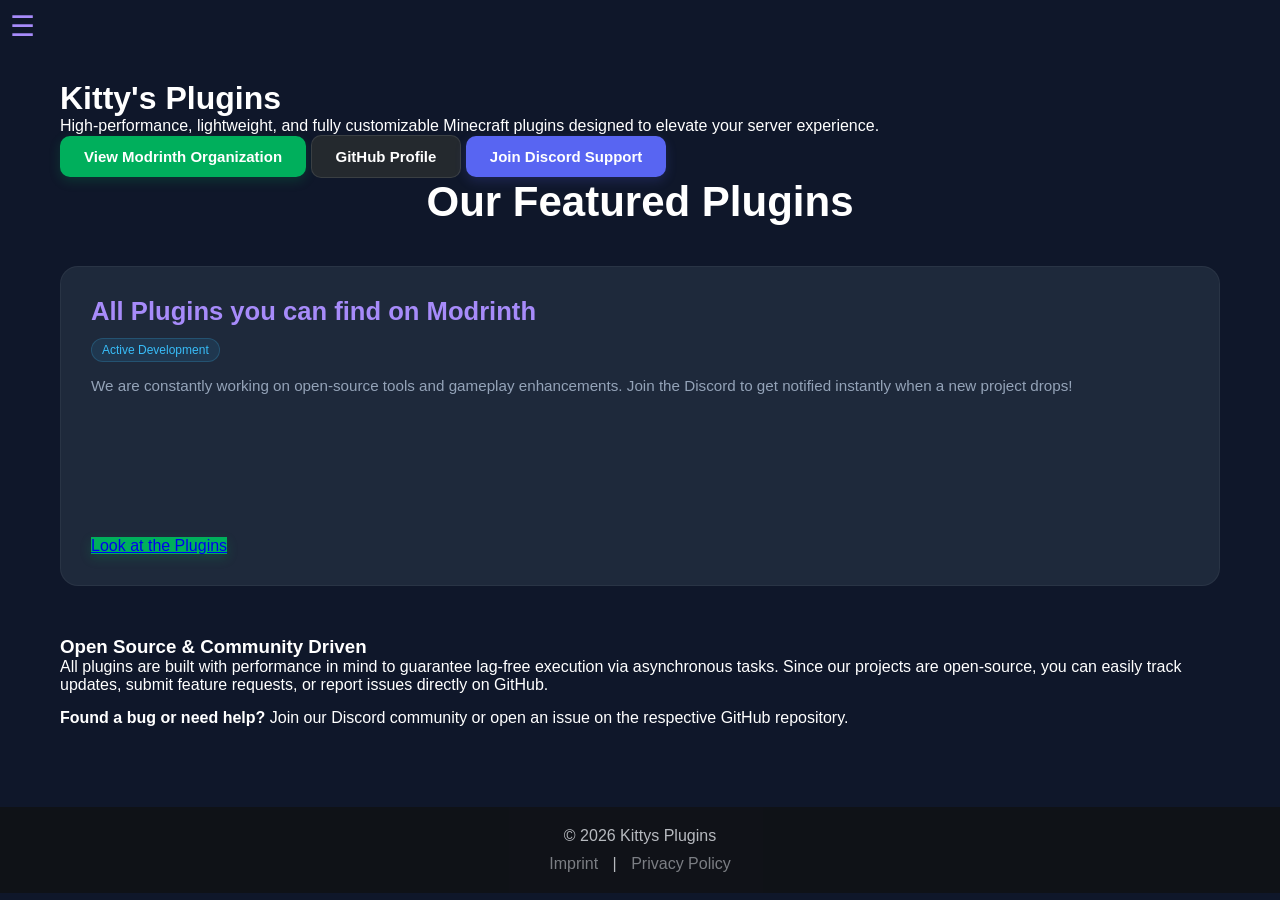
<file: index.html>
<!doctype html>
<html lang="en">
  <head>
    <meta charset="UTF-8" />
    <meta name="viewport" content="width=device-width, initial-scale=1.0" />
    <title>Kitty's Plugins | High-Performance Minecraft Plugins</title>
    <link rel="stylesheet" href="/index.css" />
  </head>
  <body>
    <button class="hamburger" onclick="toggleSidebar()">☰</button>

    <div id="sidebar" class="sidebar">
      <a href="/">Home</a>
      <a href="/Challenge">Challenge</a>
      <a href="/Mining">Mining</a>
      <a href="/Mortality">Mortality</a>
      <a href="/Imprint">Imprint</a>
      <a href="/Policy">Privacy Policy</a>
    </div>
    <div class="container">
      <!-- Hero Section -->
      <header>
        <h1>Kitty's Plugins</h1>
        <p>
          High-performance, lightweight, and fully customizable Minecraft
          plugins designed to elevate your server experience.
        </p>

        <div class="btn-group">
          <a
            href="https://modrinth.com/organization/kittys-plugins"
            target="_blank"
            class="platform-btn btn-modrinth"
          >
            View Modrinth Organization
          </a>
          <a
            href="https://github.com/blackKittys3890"
            target="_blank"
            class="platform-btn btn-github"
          >
            GitHub Profile
          </a>
          <a href="#" class="platform-btn btn-discord">
            Join Discord Support
          </a>
        </div>
      </header>

      <!-- Plugins Showcase Section -->
      <h2 class="section-title">Our Featured Plugins</h2>
      <div class="plugin-grid">
    
        <div class="plugin-card">
          <div class="plugin-header">
            <h3>All Plugins you can find on Modrinth</h3>
            <div class="tag-group">
              <span class="tag tag-version">Active Development</span>
            </div>
          </div>
          <p class="plugin-description">
            We are constantly working on open-source tools and gameplay
            enhancements. Join the Discord to get notified
            instantly when a new project drops!
          </p>
          <div class="card-buttons" style="grid-template-columns: 1fr">
            <a
              href="https://modrinth.com/organization/kittys-plugins"
              target="_blank"
              class="btn btn-sm btn-modrinth"
              >Look at the Plugins</a
            >
          </div>
        </div>
      </div>

      <!-- Quick Info / Contribution Section -->
      <div class="info-box">
        <h3>Open Source & Community Driven</h3>
        <p style="margin-bottom: 15px">
          All plugins are built with performance in mind to guarantee lag-free
          execution via asynchronous tasks. Since our projects are open-source,
          you can easily track updates, submit feature requests, or report
          issues directly on GitHub.
        </p>
        <p>
          <strong>Found a bug or need help?</strong> Join our Discord community
          or open an issue on the respective GitHub repository.
        </p>
      </div>
    </div>
    <footer
      style="background: #111; color: #fff; padding: 20px; text-align: center"
    >
      <p style="margin: 0 0 10px 0">© 2026 Kittys Plugins</p>

      <nav>
        <a
          href="/Imprint"
          style="color: #aaa; margin: 0 10px; text-decoration: none"
        >
          Imprint
        </a>
        |
        <a
          href="/Policy"
          style="color: #aaa; margin: 0 10px; text-decoration: none"
        >
          Privacy Policy
        </a>
      </nav>
    </footer>
    <script>
      function toggleSidebar() {
        const sidebar = document.getElementById("sidebar");
        const overlay = document.getElementById("overlay");

        sidebar.classList.toggle("open");

        if (sidebar.classList.contains("open")) {
          overlay.style.display = "block";
        } else {
          overlay.style.display = "none";
        }
      }
    </script>
  </body>
</html>
</file>
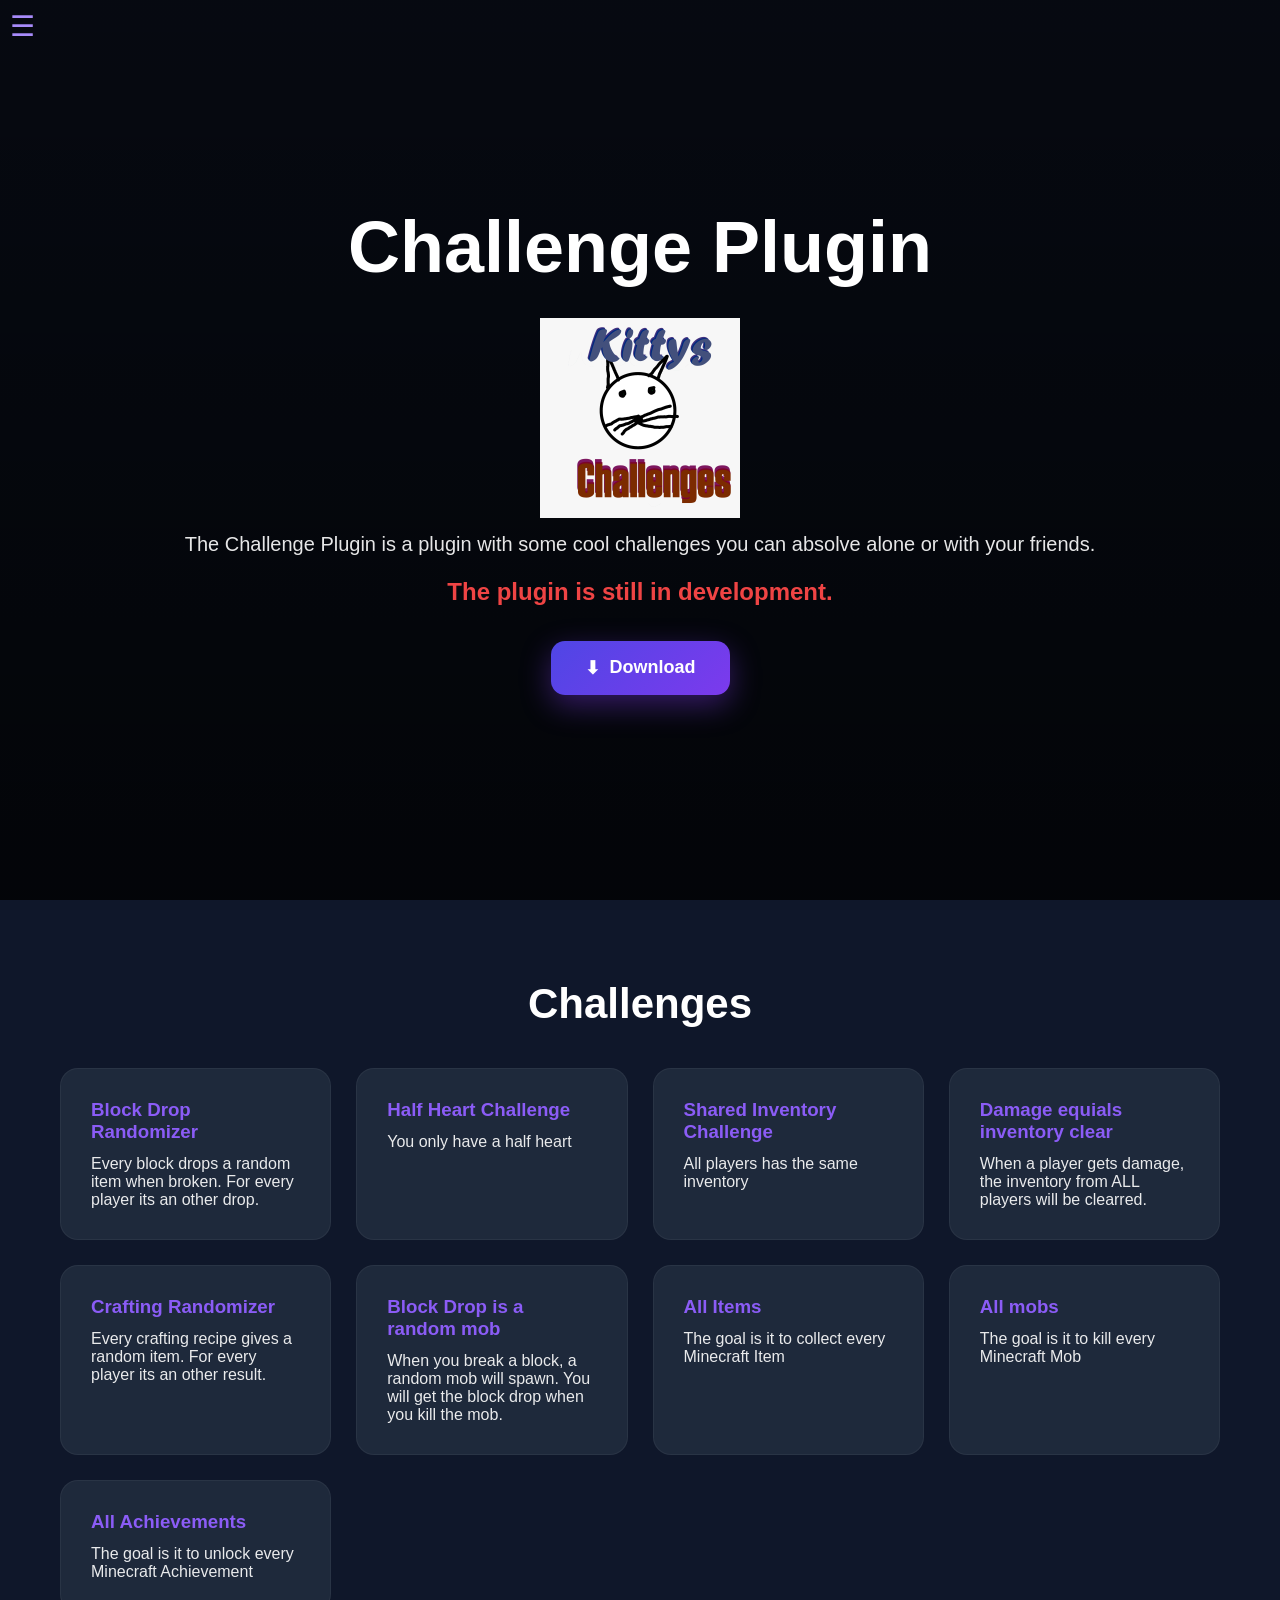
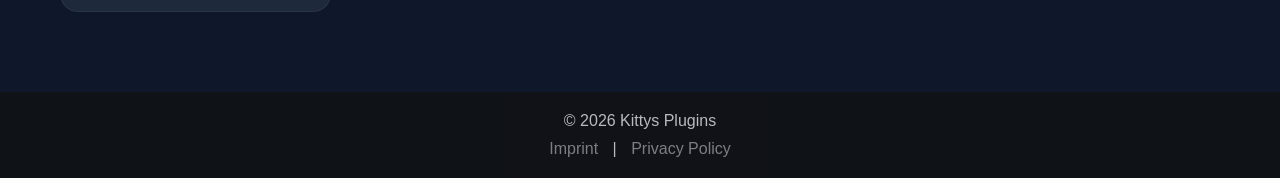
<file: Challenge/index.html>
<!doctype html>
<html lang="en">
  <head>
    <meta charset="UTF-8" />
    <meta name="viewport" content="width=device-width, initial-scale=1.0" />
    <title>Challenge Plugin</title>

    <!-- CSS-Datei -->
    <link rel="stylesheet" href="/index.css" />
  </head>
  <body>
    <button class="hamburger" onclick="toggleSidebar()">☰</button>

    <div id="sidebar" class="sidebar">
      <a href="/">Home</a>
      <a href="/Challenge">Challenge</a>
      <a href="/Mining">Mining</a>
      <a href="/Mortality">Mortality</a>
      <a href="/Imprint">Imprint</a>
      <a href="/Policy">Privacy Policy</a>
    </div>

    <div
      id="overlay"
      class="overlay"
      style="display: none"
      onclick="toggleSidebar()"
    ></div>
    <div class="app">
      <header class="hero">
        <div class="center">
          <h1>Challenge Plugin</h1>

          <img
            src="/images/challenge.jpg"
            alt="Beschreibung des Bildes"
            class="small-image"
          />

          <p>
            The Challenge Plugin is a plugin with some cool challenges you can
            absolve alone or with your friends.
          </p>

          <br />

          <h2 class="red">The plugin is still in development.</h2>

          <a
            href="https://modrinth.com/plugin/challenges-plugin"
            class="download-btn"
            target="_blank"
            rel="noopener noreferrer"
          >
            Download
          </a>
        </div>
      </header>

      <section class="container">
        <h2>Challenges</h2>

        <div class="features">
          <div class="card">
            <h3>Block Drop Randomizer</h3>
            <p>
              Every block drops a random item when broken. For every player its
              an other drop.
            </p>
          </div>

          <div class="card">
            <h3>Half Heart Challenge</h3>
            <p>You only have a half heart</p>
          </div>

          <div class="card">
            <h3>Shared Inventory Challenge</h3>
            <p>All players has the same inventory</p>
          </div>

          <div class="card">
            <h3>Damage equials inventory clear</h3>
            <p>
              When a player gets damage, the inventory from ALL players will be
              clearred.
            </p>
          </div>

          <div class="card">
            <h3>Crafting Randomizer</h3>
            <p>
              Every crafting recipe gives a random item. For every player its an
              other result.
            </p>
          </div>

          <div class="card">
            <h3>Block Drop is a random mob</h3>
            <p>
              When you break a block, a random mob will spawn. You will get the
              block drop when you kill the mob.
            </p>
          </div>

          <div class="card">
            <h3>All Items</h3>
            <p>The goal is it to collect every Minecraft Item</p>
          </div>

          <div class="card">
            <h3>All mobs</h3>
            <p>The goal is it to kill every Minecraft Mob</p>
          </div>

          <div class="card">
            <h3>All Achievements</h3>
            <p>The goal is it to unlock every Minecraft Achievement</p>
          </div>
        </div>
      </section>
    </div>
    <footer
      style="background: #111; color: #fff; padding: 20px; text-align: center"
    >
      <p style="margin: 0 0 10px 0">© 2026 Kittys Plugins</p>

      <nav>
        <a
          href="/Imprint"
          style="color: #aaa; margin: 0 10px; text-decoration: none"
        >
          Imprint
        </a>
        |
        <a
          href="/Policy"
          style="color: #aaa; margin: 0 10px; text-decoration: none"
        >
          Privacy Policy
        </a>
      </nav>
    </footer>
        <script>
      function toggleSidebar() {
        const sidebar = document.getElementById("sidebar");
        const overlay = document.getElementById("overlay");

        sidebar.classList.toggle("open");

        if (sidebar.classList.contains("open")) {
          overlay.style.display = "block";
        } else {
          overlay.style.display = "none";
        }
      }
    </script>
  </body>
</html>
</file>
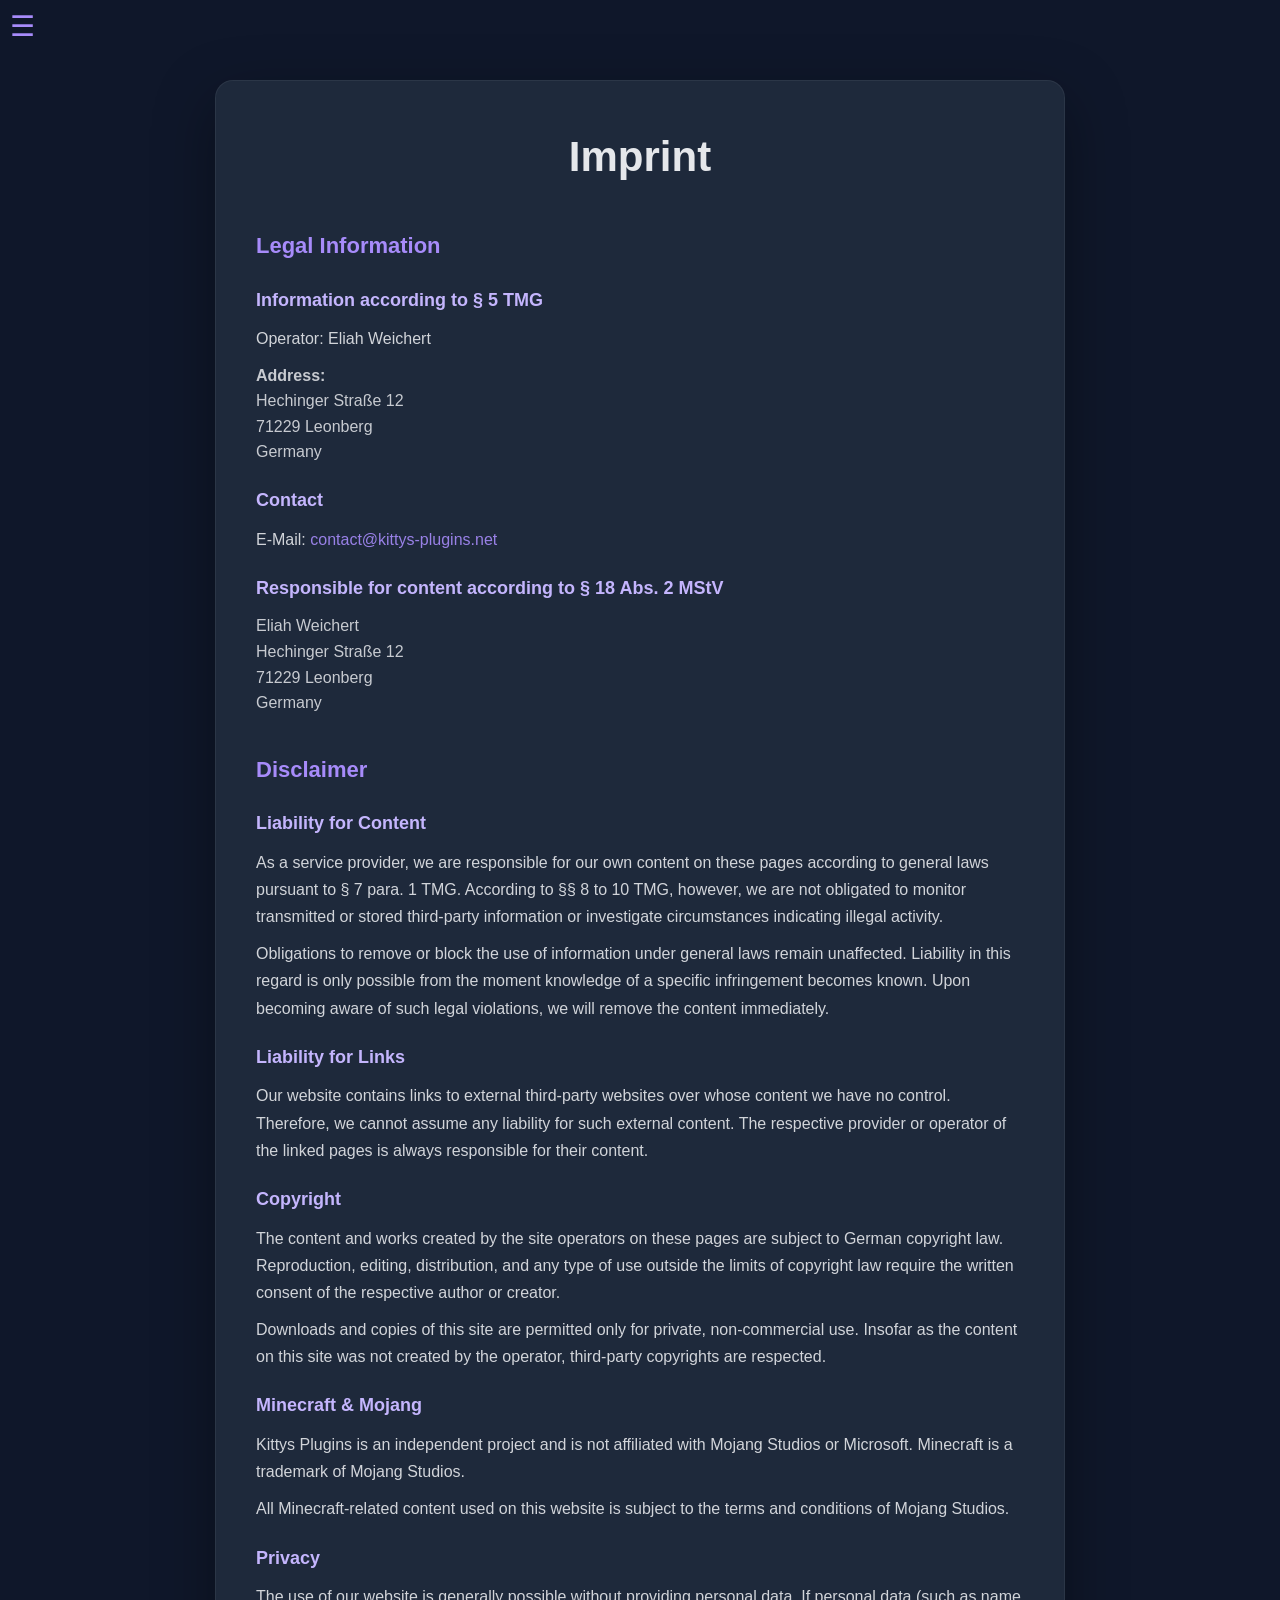
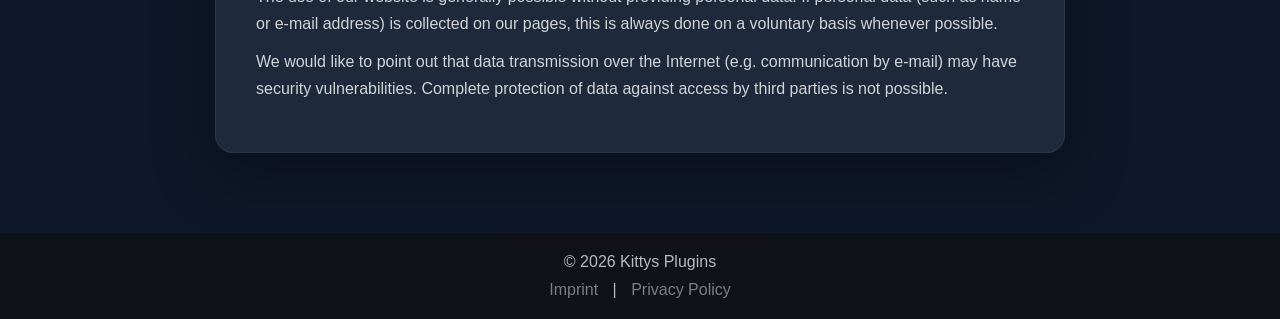
<file: Imprint/index.html>
<!doctype html>
<html lang="en">
  <head>
    <meta charset="UTF-8" />
    <meta name="viewport" content="width=device-width, initial-scale=1.0" />
    <title>Imprint</title>

    <!-- CSS-Datei -->
    <link rel="stylesheet" href="/index.css" />
  </head>
  <body>
    <button class="hamburger" onclick="toggleSidebar()">☰</button>

    <div id="sidebar" class="sidebar">
      <a href="/">Home</a>
      <a href="/Challenge">Challenge</a>
      <a href="/Mining">Mining</a>
      <a href="/Mortality">Mortality</a>
      <a href="/Imprint">Imprint</a>
      <a href="/Policy">Privacy Policy</a>
    </div>
    <div class="legal-page">
      <h1>Imprint</h1>

      <h2>Legal Information</h2>

      <h3>Information according to § 5 TMG</h3>

      <p>Operator: Eliah Weichert</p>

      <address>
        <strong>Address:</strong>
        <br />
        Hechinger Straße 12
        <br />
        71229 Leonberg
        <br />
        Germany
      </address>

      <h3>Contact</h3>

      <p>
        E-Mail:
        <a href="mailto:contact@kittys-plugins.net">
          contact@kittys-plugins.net
        </a>
      </p>

      <h3>Responsible for content according to § 18 Abs. 2 MStV</h3>

      <address>
        Eliah Weichert
        <br />
        Hechinger Straße 12
        <br />
        71229 Leonberg
        <br />
        Germany
      </address>

      <h2>Disclaimer</h2>

      <h3>Liability for Content</h3>

      <p>
        As a service provider, we are responsible for our own content on these
        pages according to general laws pursuant to § 7 para. 1 TMG. According
        to §§ 8 to 10 TMG, however, we are not obligated to monitor transmitted
        or stored third-party information or investigate circumstances
        indicating illegal activity.
      </p>

      <p>
        Obligations to remove or block the use of information under general laws
        remain unaffected. Liability in this regard is only possible from the
        moment knowledge of a specific infringement becomes known. Upon becoming
        aware of such legal violations, we will remove the content immediately.
      </p>

      <h3>Liability for Links</h3>

      <p>
        Our website contains links to external third-party websites over whose
        content we have no control. Therefore, we cannot assume any liability
        for such external content. The respective provider or operator of the
        linked pages is always responsible for their content.
      </p>

      <h3>Copyright</h3>

      <p>
        The content and works created by the site operators on these pages are
        subject to German copyright law. Reproduction, editing, distribution,
        and any type of use outside the limits of copyright law require the
        written consent of the respective author or creator.
      </p>

      <p>
        Downloads and copies of this site are permitted only for private,
        non-commercial use. Insofar as the content on this site was not created
        by the operator, third-party copyrights are respected.
      </p>

      <h3>Minecraft & Mojang</h3>

      <p>
        Kittys Plugins is an independent project and is not affiliated with
        Mojang Studios or Microsoft. Minecraft is a trademark of Mojang Studios.
      </p>

      <p>
        All Minecraft-related content used on this website is subject to the
        terms and conditions of Mojang Studios.
      </p>

      <h3>Privacy</h3>

      <p>
        The use of our website is generally possible without providing personal
        data. If personal data (such as name or e-mail address) is collected on
        our pages, this is always done on a voluntary basis whenever possible.
      </p>

      <p>
        We would like to point out that data transmission over the Internet
        (e.g. communication by e-mail) may have security vulnerabilities.
        Complete protection of data against access by third parties is not
        possible.
      </p>
    </div>
    <footer
      style="background: #111; color: #fff; padding: 20px; text-align: center"
    >
      <p style="margin: 0 0 10px 0">© 2026 Kittys Plugins</p>

      <nav>
        <a
          href="/Imprint"
          style="color: #aaa; margin: 0 10px; text-decoration: none"
        >
          Imprint
        </a>
        |
        <a
          href="/Policy"
          style="color: #aaa; margin: 0 10px; text-decoration: none"
        >
          Privacy Policy
        </a>
      </nav>
    </footer>
        <script>
      function toggleSidebar() {
        const sidebar = document.getElementById("sidebar");
        const overlay = document.getElementById("overlay");

        sidebar.classList.toggle("open");

        if (sidebar.classList.contains("open")) {
          overlay.style.display = "block";
        } else {
          overlay.style.display = "none";
        }
      }
    </script>
  </body>
</html>
</file>
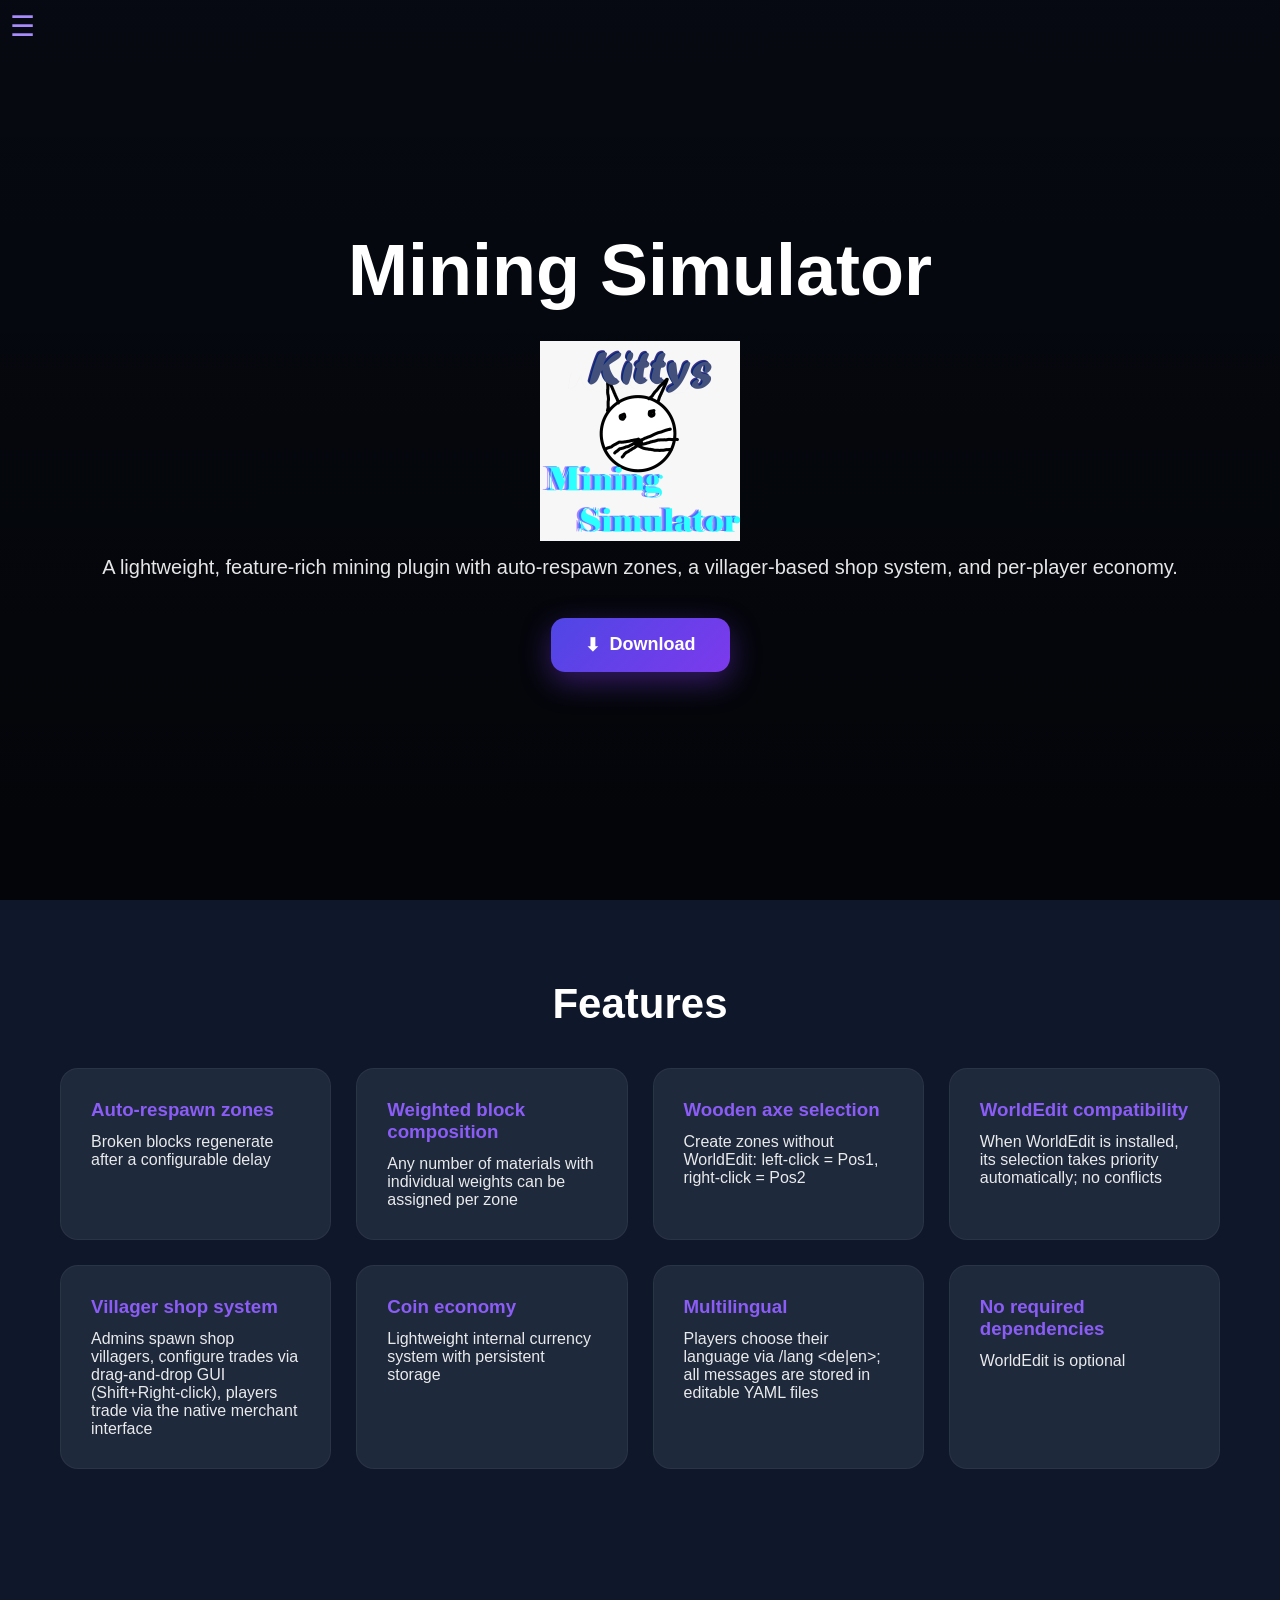
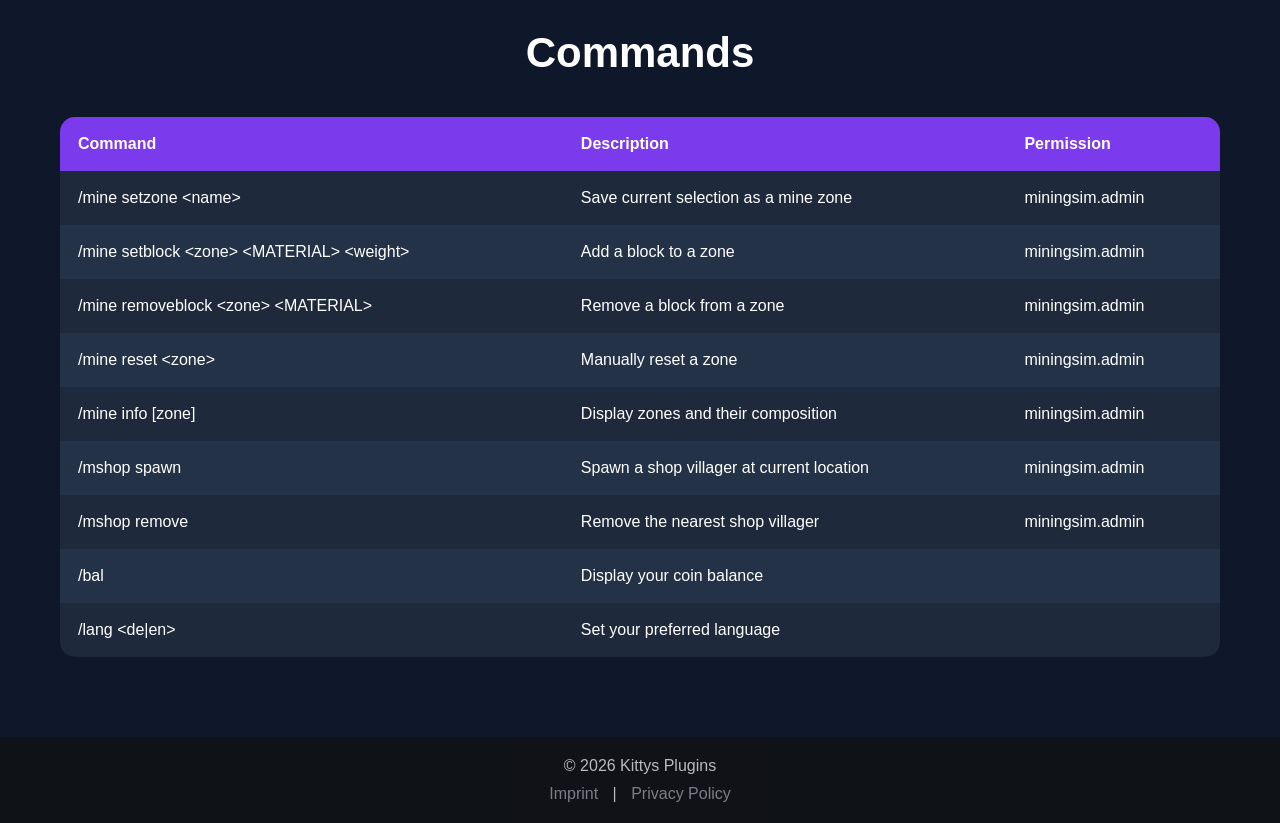
<file: Mining/index.html>
<!doctype html>
<html lang="en">
  <head>
    <meta charset="UTF-8" />
    <meta name="viewport" content="width=device-width, initial-scale=1.0" />
    <title>Mining Simulator Plugin</title>
    <link rel="stylesheet" href="/index.css" />
  </head>
  <body>
    <button class="hamburger" onclick="toggleSidebar()">☰</button>

    <div id="sidebar" class="sidebar">
      <a href="/">Home</a>
      <a href="/Challenge">Challenge</a>
      <a href="/Mining">Mining</a>
      <a href="/Mortality">Mortality</a>
      <a href="/Imprint">Imprint</a>
      <a href="/Policy">Privacy Policy</a>
    </div>

    <div
      id="overlay"
      class="overlay"
      style="display: none"
      onclick="toggleSidebar()"
    ></div>
    <div class="app">
      <header class="hero">
        <div class="center">
          <h1>Mining Simulator</h1>
          <img
            src="/images/mining.jpg"
            alt="Beschreibung des Bildes"
            class="small-image"
          />
          <p>
            A lightweight, feature-rich mining plugin with auto-respawn zones, a
            villager-based shop system, and per-player economy.
          </p>

          <a
            href="https://modrinth.com/plugin/mining-simulator"
            class="download-btn"
            target="_blank"
            rel="noopener noreferrer"
          >
            Download
          </a>
        </div>
      </header>

      <section class="container">
        <h2>Features</h2>
        <div class="features">
          <div class="card">
            <h3>Auto-respawn zones</h3>
            <p>Broken blocks regenerate after a configurable delay</p>
          </div>
          <div class="card">
            <h3>Weighted block composition</h3>
            <p>
              Any number of materials with individual weights can be assigned
              per zone
            </p>
          </div>
          <div class="card">
            <h3>Wooden axe selection</h3>
            <p>
              Create zones without WorldEdit: left-click = Pos1, right-click =
              Pos2
            </p>
          </div>
          <div class="card">
            <h3>WorldEdit compatibility</h3>
            <p>
              When WorldEdit is installed, its selection takes priority
              automatically; no conflicts
            </p>
          </div>
          <div class="card">
            <h3>Villager shop system</h3>
            <p>
              Admins spawn shop villagers, configure trades via drag-and-drop
              GUI (Shift+Right-click), players trade via the native merchant
              interface
            </p>
          </div>
          <div class="card">
            <h3>Coin economy</h3>
            <p>Lightweight internal currency system with persistent storage</p>
          </div>
          <div class="card">
            <h3>Multilingual</h3>
            <p>
              Players choose their language via /lang &lt;de|en&gt;; all
              messages are stored in editable YAML files
            </p>
          </div>
          <div class="card">
            <h3>No required dependencies</h3>
            <p>WorldEdit is optional</p>
          </div>
        </div>
      </section>

      <section class="container">
        <h2>Commands</h2>

        <div class="table-wrapper">
          <table>
            <thead>
              <tr>
                <th>Command</th>
                <th>Description</th>
                <th>Permission</th>
              </tr>
            </thead>

            <tbody>
              <tr>
                <td>/mine setzone &lt;name&gt;</td>
                <td>Save current selection as a mine zone</td>
                <td>miningsim.admin</td>
              </tr>
              <tr>
                <td>
                  /mine setblock &lt;zone&gt; &lt;MATERIAL&gt; &lt;weight&gt;
                </td>
                <td>Add a block to a zone</td>
                <td>miningsim.admin</td>
              </tr>
              <tr>
                <td>/mine removeblock &lt;zone&gt; &lt;MATERIAL&gt;</td>
                <td>Remove a block from a zone</td>
                <td>miningsim.admin</td>
              </tr>
              <tr>
                <td>/mine reset &lt;zone&gt;</td>
                <td>Manually reset a zone</td>
                <td>miningsim.admin</td>
              </tr>
              <tr>
                <td>/mine info [zone]</td>
                <td>Display zones and their composition</td>
                <td>miningsim.admin</td>
              </tr>
              <tr>
                <td>/mshop spawn</td>
                <td>Spawn a shop villager at current location</td>
                <td>miningsim.admin</td>
              </tr>
              <tr>
                <td>/mshop remove</td>
                <td>Remove the nearest shop villager</td>
                <td>miningsim.admin</td>
              </tr>
              <tr>
                <td>/bal</td>
                <td>Display your coin balance</td>
                <td></td>
              </tr>
              <tr>
                <td>/lang &lt;de|en&gt;</td>
                <td>Set your preferred language</td>
                <td></td>
              </tr>
            </tbody>
          </table>
        </div>
      </section>
    </div>
    <footer
      style="background: #111; color: #fff; padding: 20px; text-align: center"
    >
      <p style="margin: 0 0 10px 0">© 2026 Kittys Plugins</p>

      <nav>
        <a
          href="/Imprint"
          style="color: #aaa; margin: 0 10px; text-decoration: none"
        >
          Imprint
        </a>
        |
        <a
          href="/Policy"
          style="color: #aaa; margin: 0 10px; text-decoration: none"
        >
          Privacy Policy
        </a>
      </nav>
    </footer>
    <script>
      function toggleSidebar() {
        const sidebar = document.getElementById("sidebar");
        const overlay = document.getElementById("overlay");

        sidebar.classList.toggle("open");

        if (sidebar.classList.contains("open")) {
          overlay.style.display = "block";
        } else {
          overlay.style.display = "none";
        }
      }
    </script>
  </body>
</html>
</file>
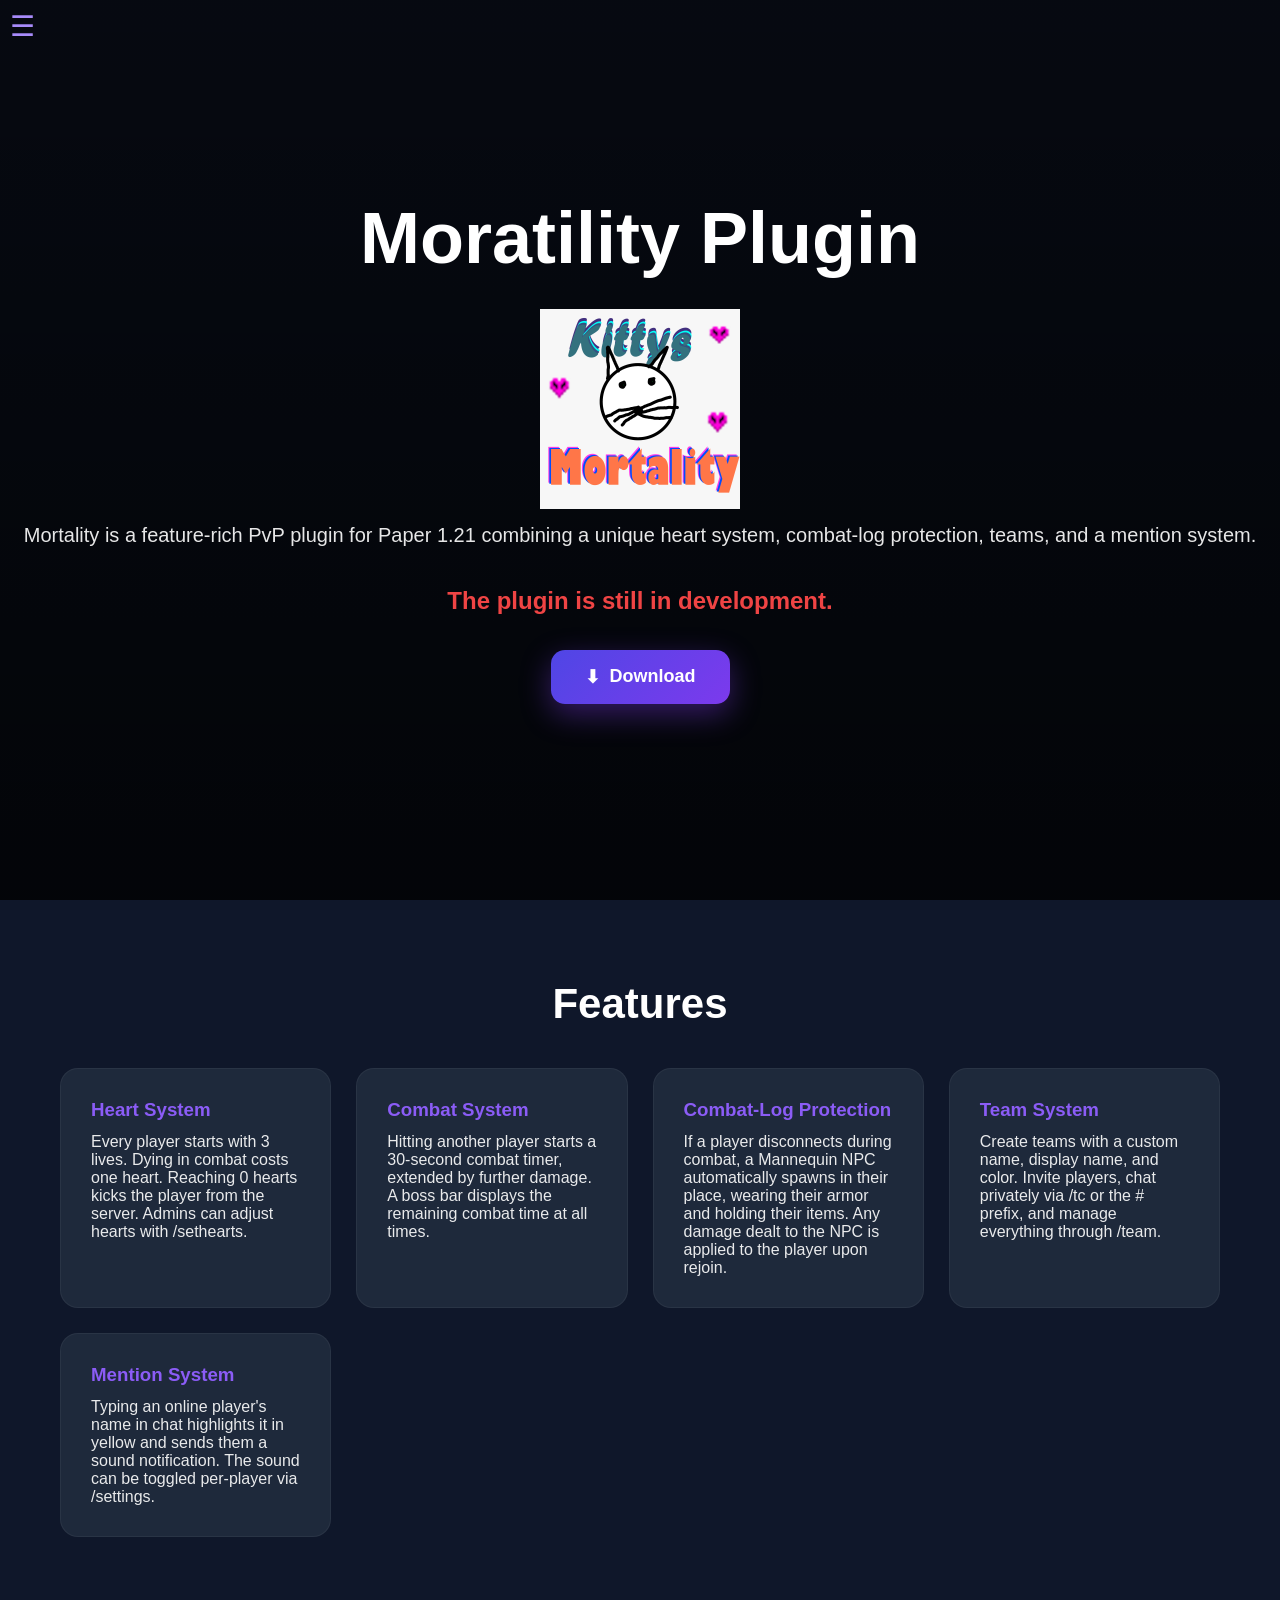
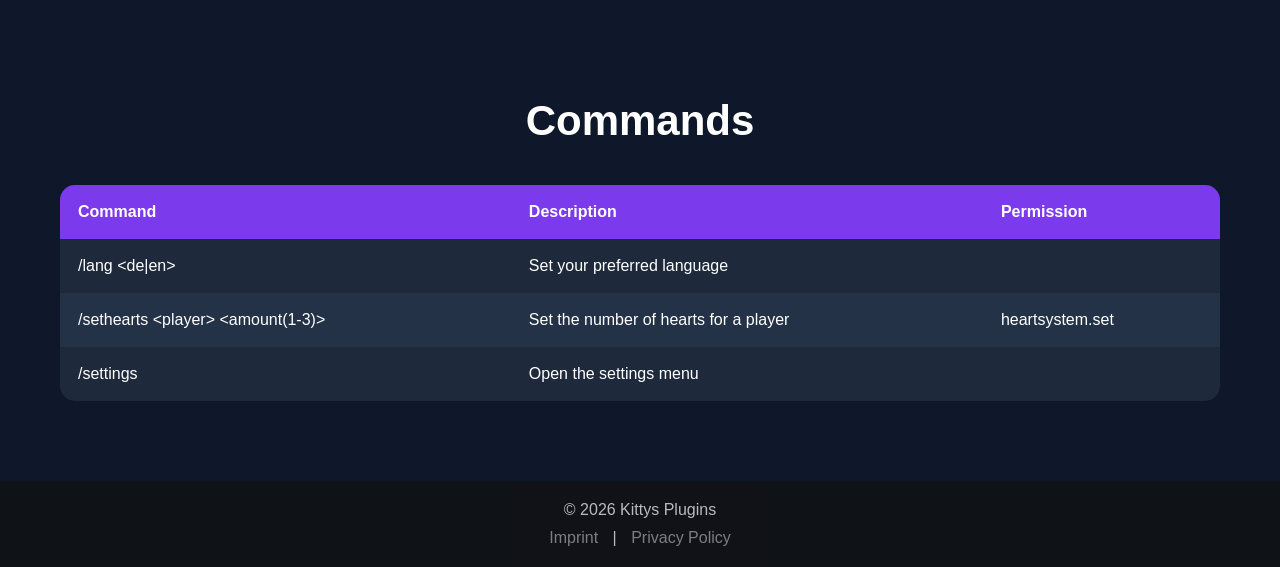
<file: Mortality/index.html>
<!DOCTYPE html>
<html lang="en">
<head>
  <meta charset="UTF-8" />
  <meta name="viewport" content="width=device-width, initial-scale=1.0" />
  <title>Moratility Plugin</title>

  <!-- CSS-Datei -->
  <link rel="stylesheet" href="/index.css" />
</head>
<body>
    <button class="hamburger" onclick="toggleSidebar()">☰</button>

    <div id="sidebar" class="sidebar">
      <a href="/">Home</a>
      <a href="/Challenge">Challenge</a>
      <a href="/Mining">Mining</a>
      <a href="/Mortality">Mortality</a>
      <a href="/Imprint">Imprint</a>
      <a href="/Policy">Privacy Policy</a>
    </div>

    <div
      id="overlay"
      class="overlay"
      style="display: none"
      onclick="toggleSidebar()"
    ></div>
     <div class="app">
      <header class="hero">
        <div class="center">
          <h1>Moratility Plugin</h1>
          <img
            src="/images/mortality.jpg"
            alt="Beschreibung des Bildes"
            class="small-image"
          />

          <p>
            Mortality is a feature-rich PvP plugin for Paper 1.21 combining a
            unique heart system, combat-log protection, teams, and a mention
            system.
          </p>
          <br></br>
          <h2 class="red">The plugin is still in development.</h2>
          <a
            href="https://modrinth.com/plugin/mortality"
            class="download-btn"
            target="_blank"
            rel="noopener noreferrer"
          >
            Download
          </a>
        </div>
      </header>

      <section class="container">
        <h2>Features</h2>
        <div class="features">
          <div class="card">
            <h3>Heart System</h3>
            <p>
              Every player starts with 3 lives. Dying in combat costs one heart.
              Reaching 0 hearts kicks the player from the server. Admins can
              adjust hearts with /sethearts.
            </p>
          </div>
          <div class="card">
            <h3>Combat System</h3>
            <p>
              Hitting another player starts a 30-second combat timer, extended
              by further damage. A boss bar displays the remaining combat time
              at all times.
            </p>
          </div>
          <div class="card">
            <h3>Combat-Log Protection</h3>
            <p>
              If a player disconnects during combat, a Mannequin NPC
              automatically spawns in their place, wearing their armor and
              holding their items. Any damage dealt to the NPC is applied to the
              player upon rejoin.
            </p>
          </div>
          <div class="card">
            <h3>Team System</h3>
            <p>
              Create teams with a custom name, display name, and color. Invite
              players, chat privately via /tc or the # prefix, and manage
              everything through /team.
            </p>
          </div>
          <div class="card">
            <h3>Mention System</h3>
            <p>
              Typing an online player's name in chat highlights it in yellow and
              sends them a sound notification. The sound can be toggled
              per-player via /settings.
            </p>
          </div>
        </div>
      </section>
            <section class="container">
        <h2>Commands</h2>

        <div class="table-wrapper">
          <table>
            <thead>
              <tr>
                <th>Command</th>
                <th>Description</th>
                <th>Permission</th>
              </tr>
            </thead>

            <tbody>
              <tr>
                <td>/lang &lt;de|en&gt;</td>
                <td>Set your preferred language</td>
                <td></td>
              </tr>
                <tr>
                <td>/sethearts &ltplayer&gt &ltamount(1-3)&gt;</td>
                <td>Set the number of hearts for a player</td>
                <td>heartsystem.set</td>
              </tr>
                              <tr>
                <td>/settings</td>
                <td>Open the settings menu</td>
                <td></td>
              </tr>
            </tbody>
          </table>
        </div>
      </section>
    </div>
    <footer style="background:#111;color:#fff;padding:20px;text-align:center;">
  <p style="margin:0 0 10px 0;">
    © 2026 Kittys Plugins
  </p>

  <nav>
    <a href="/Imprint" style="color:#aaa;margin:0 10px;text-decoration:none;">
      Imprint
    </a>
    |
    <a href="/Policy" style="color:#aaa;margin:0 10px;text-decoration:none;">
      Privacy Policy
    </a>
  </nav>
</footer>
    <script>
      function toggleSidebar() {
        const sidebar = document.getElementById("sidebar");
        const overlay = document.getElementById("overlay");

        sidebar.classList.toggle("open");

        if (sidebar.classList.contains("open")) {
          overlay.style.display = "block";
        } else {
          overlay.style.display = "none";
        }
      }
    </script>
  </body>
</html>
</file>
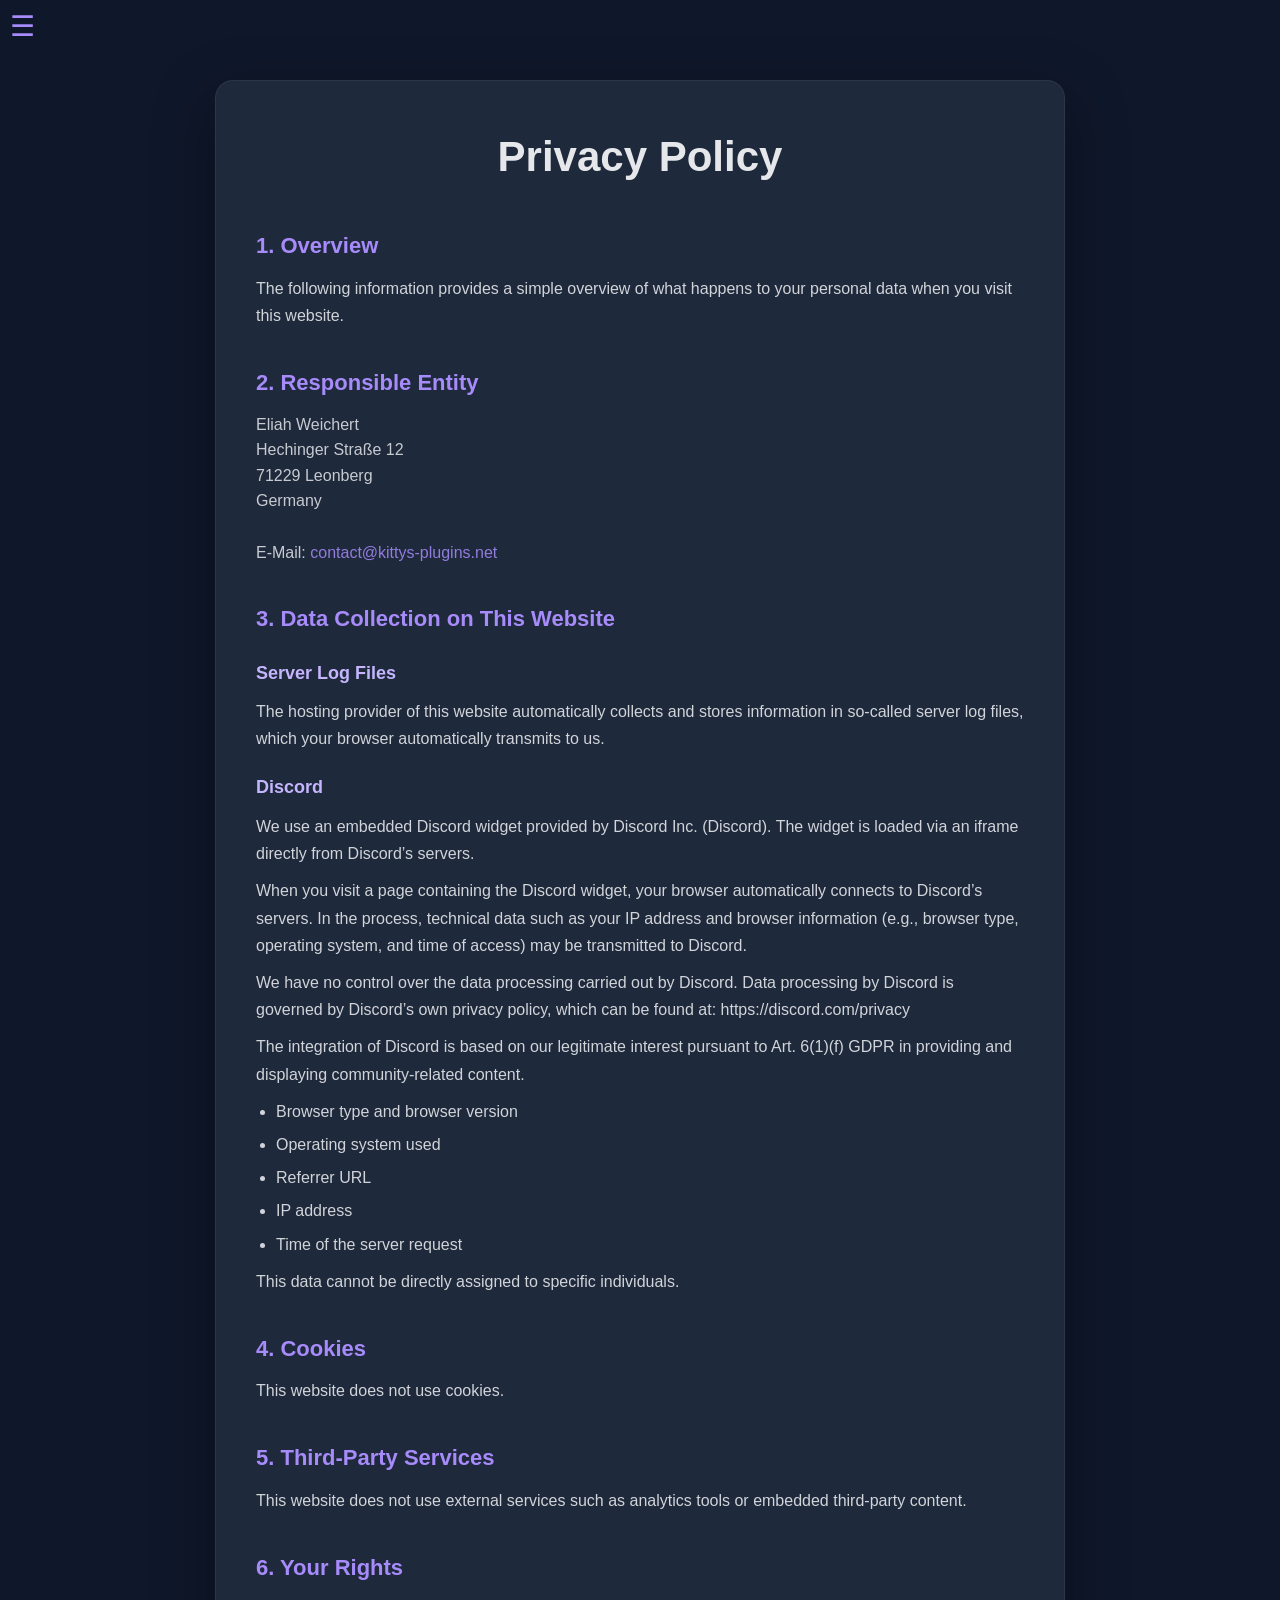
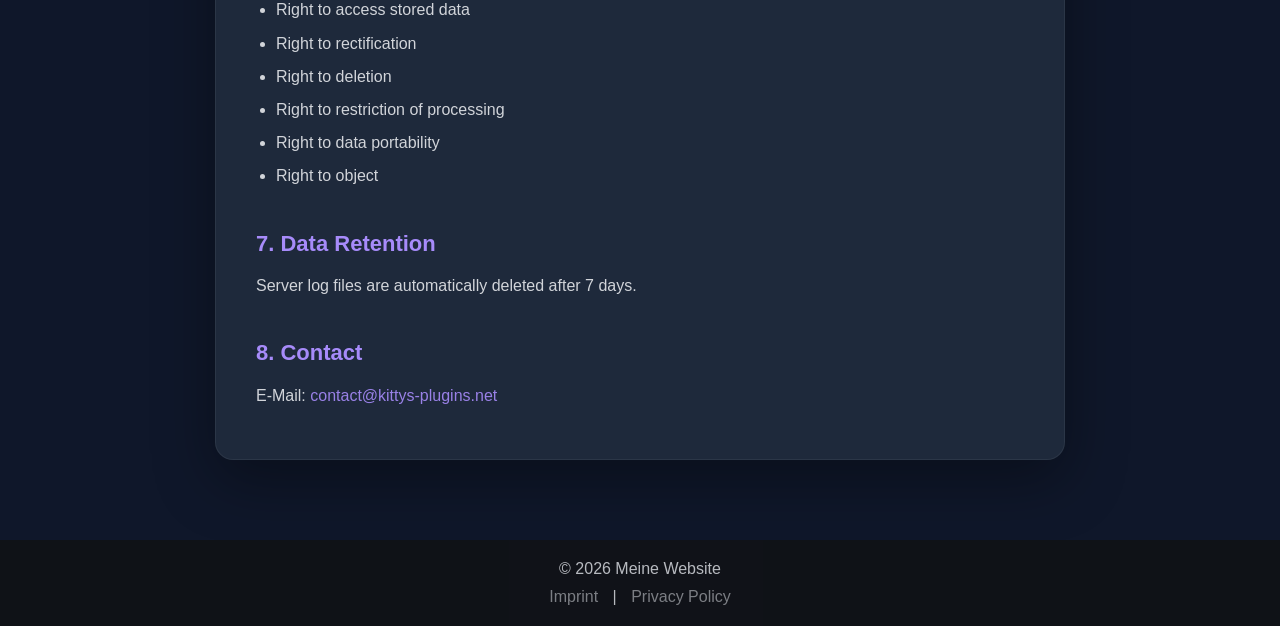
<file: Policy/index.html>
<!doctype html>
<html lang="en">
  <head>
    <meta charset="UTF-8" />
    <meta name="viewport" content="width=device-width, initial-scale=1.0" />
    <title>Privacy Policy</title>

    <!-- CSS-Datei -->
    <link rel="stylesheet" href="/index.css" />
  </head>
  <body>
    <button class="hamburger" onclick="toggleSidebar()">☰</button>

    <div id="sidebar" class="sidebar">
      <a href="/">Home</a>
      <a href="/Challenge">Challenge</a>
      <a href="/Mining">Mining</a>
      <a href="/Mortality">Mortality</a>
      <a href="/Imprint">Imprint</a>
      <a href="/Policy">Privacy Policy</a>
    </div>

    <div
      id="overlay"
      class="overlay"
      style="display: none"
      onclick="toggleSidebar()"
    ></div>
    <div class="legal-page">
      <h1>Privacy Policy</h1>

      <h2>1. Overview</h2>
      <p>
        The following information provides a simple overview of what happens to
        your personal data when you visit this website.
      </p>

      <h2>2. Responsible Entity</h2>
      <address>
        Eliah Weichert
        <br />
        Hechinger Straße 12
        <br />
        71229 Leonberg
        <br />
        Germany
        <br />
        <br />
        E-Mail:
        <a href="mailto:contact@kittys-plugins.net">
          contact@kittys-plugins.net
        </a>
      </address>

      <h2>3. Data Collection on This Website</h2>

      <h3>Server Log Files</h3>
      <p>
        The hosting provider of this website automatically collects and stores
        information in so-called server log files, which your browser
        automatically transmits to us.
      </p>

      <h3>Discord</h3>
      <p>
        We use an embedded Discord widget provided by Discord Inc. (Discord).
        The widget is loaded via an iframe directly from Discord’s servers.
      </p>

      <p>
        When you visit a page containing the Discord widget, your browser
        automatically connects to Discord’s servers. In the process, technical
        data such as your IP address and browser information (e.g., browser
        type, operating system, and time of access) may be transmitted to
        Discord.
      </p>

      <p>
        We have no control over the data processing carried out by Discord. Data
        processing by Discord is governed by Discord’s own privacy policy, which
        can be found at: https://discord.com/privacy
      </p>

      <p>
        The integration of Discord is based on our legitimate interest pursuant
        to Art. 6(1)(f) GDPR in providing and displaying community-related
        content.
      </p>

      <ul>
        <li>Browser type and browser version</li>
        <li>Operating system used</li>
        <li>Referrer URL</li>
        <li>IP address</li>
        <li>Time of the server request</li>
      </ul>

      <p>This data cannot be directly assigned to specific individuals.</p>

      <h2>4. Cookies</h2>
      <p>This website does not use cookies.</p>

      <h2>5. Third-Party Services</h2>
      <p>
        This website does not use external services such as analytics tools or
        embedded third-party content.
      </p>

      <h2>6. Your Rights</h2>

      <ul>
        <li>Right to access stored data</li>
        <li>Right to rectification</li>
        <li>Right to deletion</li>
        <li>Right to restriction of processing</li>
        <li>Right to data portability</li>
        <li>Right to object</li>
      </ul>

      <h2>7. Data Retention</h2>
      <p>Server log files are automatically deleted after 7 days.</p>

      <h2>8. Contact</h2>
      <p>
        E-Mail:
        <a href="mailto:contact@kittys-plugins.net">
          contact@kittys-plugins.net
        </a>
      </p>
    </div>
    <footer
      style="background: #111; color: #fff; padding: 20px; text-align: center"
    >
      <p style="margin: 0 0 10px 0">© 2026 Meine Website</p>

      <nav>
        <a
          href="/Imprint"
          style="color: #aaa; margin: 0 10px; text-decoration: none"
        >
          Imprint
        </a>
        |
        <a
          href="/Policy"
          style="color: #aaa; margin: 0 10px; text-decoration: none"
        >
          Privacy Policy
        </a>
      </nav>
    </footer>
    <script>
      function toggleSidebar() {
        const sidebar = document.getElementById("sidebar");
        const overlay = document.getElementById("overlay");

        sidebar.classList.toggle("open");

        if (sidebar.classList.contains("open")) {
          overlay.style.display = "block";
        } else {
          overlay.style.display = "none";
        }
      }
    </script>
  </body>
</html>
</file>
<file: index.css>
/* ==========================================================================
   1. URSPRÜNGLICHES DESIGN (BESTEHENDE SEITEN & SIDEBAR)
   ========================================================================== */

* {
  margin: 0;
  padding: 0;
  box-sizing: border-box;
  font-family: Arial, sans-serif;
}

body {
  margin: 0;
  background: #0f172a;
  color: white;
}

/* Layout Container */
.layout {
  display: flex;
  height: 100vh;
}

/* Sidebar */
.sidebar {
  position: fixed;
  left: 0;
  top: 0;
  height: 100%;
  width: 240px;
  background: #111827; /* dunkles modernes blau */
  color: white;
  padding: 60px 20px 20px;
  transform: translateX(-100%);
  transition: transform 0.3s ease;
  z-index: 1000;
  display: flex;
  flex-direction: column;
  gap: 15px;
  border-right: 1px solid rgba(255,255,255,0.08);
}

/* Links */
.sidebar a {
  color: #e5e7eb;
  text-decoration: none;
  font-size: 17px;
  font-weight: 500;
  padding: 12px 14px;
  border-radius: 10px;
  transition: 0.2s ease;
}

/* Hover */
.sidebar a:hover {
  background: rgba(167,139,250,0.15);
  color: #c4b5fd;
  transform: translateX(4px);
}

.sidebar.open {
  transform: translateX(0);
}

/* Overlay */
.overlay {
  position: fixed;
  inset: 0;
  background: rgba(0, 0, 0, 0.4);
  z-index: 900;
}

/* Hamburger */
.hamburger {
  position: fixed;
  top: 10px;
  left: 10px;
  font-size: 28px;
  background: none;
  border: none;
  cursor: pointer;
  z-index: 1100;
  color: #a78bfa;
}

/* Content */
.content {
  flex: 1;
  padding: 20px;
}

/* Navbar (optional alt) */
.navbar {
  background: #222;
  padding: 15px;
  display: flex;
  gap: 20px;
}

.navbar a {
  color: white;
  text-decoration: none;
  font-weight: bold;
}

.navbar a:hover {
  color: orange;
}

/* Image */
.small-image {
  width: 200px;
  height: auto;
  margin: 10px 0;
}

/* Center */
.center {
  display: flex;
  flex-direction: column;
  align-items: center;
}

/* Hero */
.hero {
  min-height: 100vh;
  background: linear-gradient(rgba(0,0,0,.6), rgba(0,0,0,.8));
  display: flex;
  justify-content: center;
  align-items: center;
  text-align: center;
  padding: 20px;
}

.overlay-content {
  max-width: 800px;
}

.hero h1 {
  font-size: 72px;
  margin-bottom: 20px;
}

.hero p {
  font-size: 20px;
  line-height: 1.6;
  opacity: .9;
}

.server-ip {
  margin-top: 20px;
  color: #a78bfa;
  font-size: 18px;
}

/* Download Button (einheitlich!) */
.download-btn {
  display: inline-flex;
  align-items: center;
  gap: 10px;
  margin-top: 35px;
  padding: 16px 34px;
  border-radius: 14px;
  color: white;
  font-size: 18px;
  font-weight: bold;
  text-decoration: none;
  background: linear-gradient(135deg,#4f46e5,#7c3aed);
  box-shadow: 0 10px 30px rgba(124,58,237,.4);
  transition: 0.25s ease;
}

.download-btn:hover {
  transform: translateY(-4px);
  box-shadow: 0 14px 40px rgba(124,58,237,.55);
}

.download-btn:active {
  transform: scale(0.97);
}

.download-btn::before {
  content: "⬇";
  font-size: 18px;
}

/* Sections */
.container {
  max-width: 1200px;
  margin: auto;
  padding: 80px 20px;
}

.container h2 {
  text-align: center;
  margin-bottom: 40px;
  font-size: 42px;
}

/* Features */
.features {
  display: grid;
  grid-template-columns: repeat(auto-fit, minmax(260px, 1fr));
  gap: 25px;
}

.card {
  background: #1e293b;
  padding: 30px;
  border-radius: 18px;
  border: 1px solid rgba(255,255,255,.05);
  transition: 0.25s;
}

.card:hover {
  transform: translateY(-5px);
  background: #263449;
}

.card h3 {
  margin-bottom: 12px;
  color: #8b5cf6;
}

.card p {
  opacity: .9;
}

/* Table */
.table-wrapper {
  overflow-x: auto;
}

table {
  width: 100%;
  border-collapse: collapse;
  background: #1e293b;
  border-radius: 15px;
  overflow: hidden;
}

th, td {
  padding: 18px;
  text-align: left;
}

th {
  background: #7c3aed;
}

tr:nth-child(even) {
  background: #243247;
}

/* Footer */
footer {
  text-align: center;
  padding: 40px;
  opacity: .7;
}

/* Utilities */
.red {
  color: #ef4444;
}

.legal-page {
  max-width: 850px;
  margin: 80px auto;
  padding: 40px;
  background: #1e293b;
  color: #e5e7eb;
  border: 1px solid rgba(255, 255, 255, 0.06);
  border-radius: 18px;
  line-height: 1.7;
  box-shadow: 0 20px 60px rgba(0, 0, 0, 0.35);
}

/* Headings */
.legal-page h1 {
  font-size: 42px;
  margin-bottom: 25px;
  text-align: center;
}

.legal-page h2 {
  margin-top: 35px;
  font-size: 22px;
  color: #a78bfa;
}

.legal-page h3 {
  margin-top: 20px;
  font-size: 18px;
  color: #c4b5fd;
}

/* Text */
.legal-page p {
  margin: 10px 0;
  opacity: 0.9;
}

/* Lists */
.legal-page ul {
  margin: 10px 0 10px 20px;
}

.legal-page li {
  margin: 6px 0;
  opacity: 0.9;
}

/* Links */
.legal-page a {
  color: #a78bfa;
  text-decoration: none;
}

.legal-page a:hover {
  text-decoration: underline;
}

/* Address */
.legal-page address {
  font-style: normal;
  opacity: 0.85;
  line-height: 1.6;
  margin: 10px 0;
}

/* Mobile Responsiveness for Old Elements */
@media (max-width: 768px) {
  .legal-page {
    margin: 40px 15px;
    padding: 25px;
  }
  .legal-page h1 {
    font-size: 32px;
  }
  .hero h1 {
    font-size: 48px;
  }
  .hero p {
    font-size: 17px;
  }
}


/* ==========================================================================
   2. NEUE ERWEITERUNGEN (NUR FÜR DIE MINECRAFT-PLUGIN-MAIN-PAGE)
   ========================================================================== */

/* Abstandhalter für die Buttons in deiner .hero Sektion */
.hero .btn-group {
  display: flex;
  justify-content: center;
  gap: 15px;
  flex-wrap: wrap;
  margin-top: 30px;
}

/* Neue Basis für Plattform-Buttons (verhindert Konflikte mit .download-btn) */
.platform-btn {
  display: inline-flex;
  align-items: center;
  justify-content: center;
  padding: 12px 24px;
  border-radius: 10px;
  color: white !important; /* Erzwingt weiße Schriftfarbe */
  font-size: 15px;
  font-weight: 600;
  text-decoration: none;
  transition: all 0.2s ease;
  border: none;
  cursor: pointer;
}

.platform-btn:hover {
  transform: translateY(-2px);
  filter: brightness(1.1);
}

/* Modrinth, GitHub & Discord Farben */
.btn-modrinth { background: #00af5c; box-shadow: 0 4px 12px rgba(0, 175, 92, 0.2); }
.btn-github   { background: #24292e; border: 1px solid rgba(255,255,255,0.1); }
.btn-discord  { background: #5865f2; box-shadow: 0 4px 12px rgba(88, 101, 242, 0.2); }

/* Grid-System speziell für deine Plugins (behebt das Überlappen aus grafik.png) */
.plugin-grid {
  display: grid;
  grid-template-columns: repeat(auto-fit, minmax(340px, 1fr));
  gap: 30px;
  margin: 30px 0 50px 0;
  text-align: left; /* Überschreibt zentrierten Text aus Hero */
}

/* Neue eigene Kachel-Klasse, damit .card der anderen Seiten heile bleibt */
.plugin-card {
  background: #1e293b;
  padding: 30px;
  border-radius: 18px;
  border: 1px solid rgba(255, 255, 255, .05);
  display: flex;
  flex-direction: column;
  justify-content: space-between;
  min-height: 320px; 
  transition: transform 0.25s, background 0.25s;
}

.plugin-card:hover {
  transform: translateY(-5px);
  background: #243247;
}

.plugin-card h3 {
  font-size: 1.6rem;
  margin-bottom: 12px;
  color: #a78bfa;
}

.plugin-card p {
  color: #94a3b8;
  font-size: 0.95rem;
  margin-bottom: 25px;
  flex-grow: 1; /* Schiebt die Buttons automatisch sauber ans Kartenende */
}

/* Button-Anordnung innerhalb der Plugin-Karten */
.plugin-card-actions {
  display: grid;
  grid-template-columns: 1fr 1fr;
  gap: 12px;
}

.plugin-card-actions .platform-btn {
  padding: 10px 14px;
  font-size: 14px;
}

/* Minecraft Tags (Version & Software) */
.tag-group {
  display: flex;
  gap: 8px;
  margin-bottom: 15px;
  flex-wrap: wrap;
}

.tag {
  background: rgba(255, 255, 255, 0.05);
  border: 1px solid rgba(255, 255, 255, 0.1);
  padding: 4px 10px;
  border-radius: 20px;
  font-size: 12px;
  color: #94a3b8;
}

.tag-version {
  color: #38bdf8;
  background: rgba(56, 189, 248, 0.1);
  border-color: rgba(56, 189, 248, 0.2);
}

/* Eigene Info-Box-Klasse für den Text unter den Plugins */
.plugin-info-box {
  background: #1e293b;
  padding: 40px;
  border-radius: 18px;
  border: 1px solid rgba(255, 255, 255, .05);
  margin-top: 50px;
  clear: both;
  text-align: left;
}

.plugin-info-box h3 {
  font-size: 1.8rem;
  color: white;
  margin-bottom: 15px;
}
</file>
